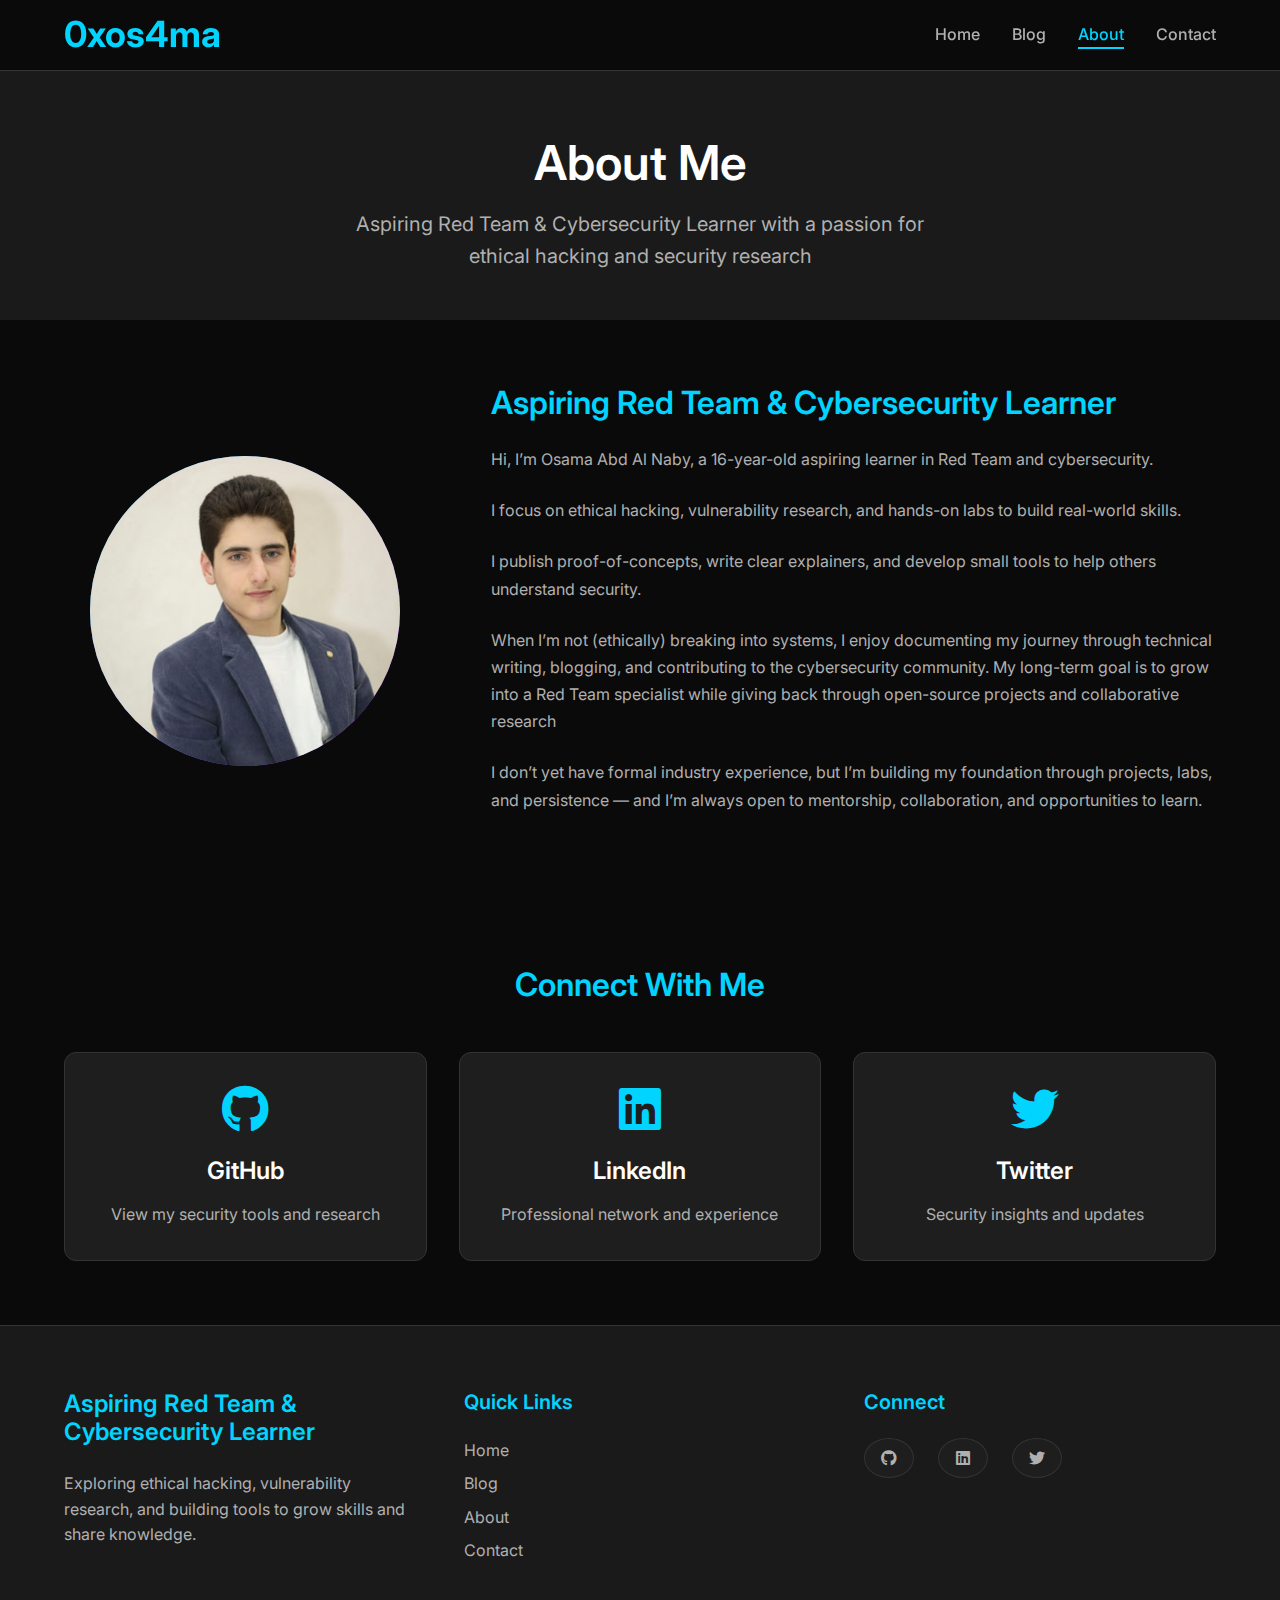
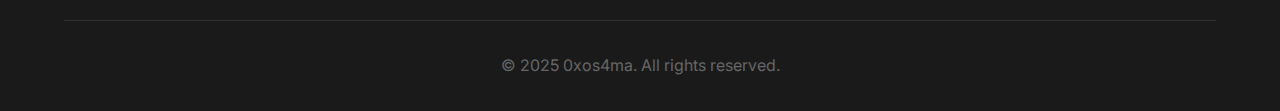
<file: about.html>
<!DOCTYPE html>
<html lang="en">
<head>
    <meta charset="UTF-8">
    <meta name="viewport" content="width=device-width, initial-scale=1.0">
    
    <title>About | Osama (0xos4ma) - Aspiring Red Team & Cybersecurity Learner</title>
    <meta name="description" content="I’m Osama (0xos4ma), an aspiring learner in Red Teaming and cybersecurity. Explore my journey in ethical hacking, vulnerability research, and hands-on labs.">
    
    <meta name="robots" content="index, follow">
    <link id="canonical-link" rel="canonical" href="https://0xos4ma.github.io/about.html">
    
    <!-- Open Graph / Facebook -->
    <meta property="og:type" content="profile">
    <meta property="og:title" content="About | Osama (0xos4ma) - Aspiring Red Team & Cybersecurity Learner">
    <meta property="og:description" content="Learn about Osama (0xos4ma)’s background in ethical hacking, Red Team operations, and cybersecurity research.">
    <meta property="og:url" content="https://0xos4ma.github.io/about.html">
    <meta property="og:image" content="https://0xos4ma.github.io/images/profile-image.png">
    
    <!-- Twitter -->
    <meta name="twitter:card" content="summary_large_image">
    <meta name="twitter:url" content="https://0xos4ma.github.io/about.html">
    <meta name="twitter:title" content="About | Osama (0xos4ma) - Aspiring Red Team & Cybersecurity Learner">
    <meta name="twitter:description" content="I’m Osama (0xos4ma), an aspiring learner in Red Teaming and cybersecurity. Explore my journey in ethical hacking, vulnerability research, and hands-on labs.">
    <meta name="twitter:image" content="https://0xos4ma.github.io/images/profile-image.png">
    <meta name="twitter:creator" content="@0xos4ma">
    
    <link rel="stylesheet" href="css/styles.css">
    <link rel="preconnect" href="https://fonts.googleapis.com">
    <link rel="preconnect" href="https://fonts.gstatic.com" crossorigin>
    <link href="https://fonts.googleapis.com/css2?family=JetBrains+Mono:wght@300;400;500;700&family=Inter:wght@300;400;500;600;700&display=swap" rel="stylesheet">
    <link rel="stylesheet" href="https://cdnjs.cloudflare.com/ajax/libs/font-awesome/6.4.0/css/all.min.css">
</head>
<body>
    <!-- Navigation -->
    <nav class="navbar">
        <div class="nav-container">
            <div class="nav-logo">
                <a href="index.html">0xos4ma</a>
            </div>
            <ul class="nav-menu">
                <li class="nav-item">
                    <a href="index.html" class="nav-link">Home</a>
                </li>
                <li class="nav-item">
                    <a href="blog.html" class="nav-link">Blog</a>
                </li>
                <li class="nav-item">
                    <a href="about.html" class="nav-link active">About</a>
                </li>
                <li class="nav-item">
                    <a href="contact.html" class="nav-link">Contact</a>
                </li>
            </ul>
            <div class="nav-toggle">
                <span class="bar"></span>
                <span class="bar"></span>
                <span class="bar"></span>
            </div>
        </div>
    </nav>

    <!-- About Header -->
    <section class="about-header">
        <div class="container">
            <h1 class="page-title">About Me</h1>
            <p class="page-subtitle">Aspiring Red Team & Cybersecurity Learner with a passion for ethical hacking and security research</p>
        </div>
    </section>

    <!-- About Content -->
    <section class="about-content">
        <div class="container">
            <div class="about-grid">
                <div class="about-image">
                    <div class="profile-image">
                         <img src="images/profile-image.png" alt="Osama Abd Al Naby">
                    </div>
                </div>
                <div class="about-text">
                    <h2>Aspiring Red Team & Cybersecurity Learner</h2>
                    <p>
                        Hi, I’m Osama Abd Al Naby, a 16-year-old aspiring learner in Red Team and cybersecurity.  
                    </p>
                    <p>
                        I focus on ethical hacking, vulnerability research, and hands-on labs to build real-world skills.
                    </p>
                    <p>
                        I publish proof-of-concepts, write clear explainers, and develop small tools to help others understand security.  
                    </p>
                    <p>
                        When I’m not (ethically) breaking into systems, I enjoy documenting my journey through technical writing, blogging, and contributing to the cybersecurity community.
                        My long-term goal is to grow into a Red Team specialist while giving back through open-source projects and collaborative research
                    </p>
                    <p>
                        I don’t yet have formal industry experience, but I’m building my foundation through projects, labs, and persistence — and I’m always open to mentorship, collaboration, and opportunities to learn.
                    </p>
                </div>
            </div>
        </div>
    </section>

    <!-- Skills & Certifications -->
    <!-- <section class="skills-certifications">
        <div class="container">
            <div class="skills-section">
                <h2>Technical Skills</h2>
                <div class="skills-list">
                    <div class="skill-item">
                        <i class="fas fa-terminal"></i>
                        <span>Penetration Testing</span>
                    </div>
                    <div class="skill-item">
                        <i class="fas fa-network-wired"></i>
                        <span>Network Security</span>
                    </div>
                    <div class="skill-item">
                        <i class="fas fa-code"></i>
                        <span>Exploit Development</span>
                    </div>
                    <div class="skill-item">
                        <i class="fas fa-bug"></i>
                        <span>Vulnerability Research</span>
                    </div>
                    <div class="skill-item">
                        <i class="fas fa-shield-virus"></i>
                        <span>Red Team Operations</span>
                    </div>
                    <div class="skill-item">
                        <i class="fas fa-lock"></i>
                        <span>Social Engineering</span>
                    </div>
                    <div class="skill-item">
                        <i class="fas fa-server"></i>
                        <span>Web Application Security</span>
                    </div>
                    <div class="skill-item">
                        <i class="fas fa-mobile-alt"></i>
                        <span>Mobile Security</span>
                    </div>
                </div>
            </div>
            
            <div class="certifications-section">
                <h2>Certifications & Credentials</h2>
                <div class="certifications-grid">
                    <div class="cert-item">
                        <i class="fas fa-certificate"></i>
                        <h3>OSCP</h3>
                        <p>Offensive Security Certified Professional</p>
                    </div>
                    <div class="cert-item">
                        <i class="fas fa-certificate"></i>
                        <h3>CEH</h3>
                        <p>Certified Ethical Hacker</p>
                    </div>
                    <div class="cert-item">
                        <i class="fas fa-certificate"></i>
                        <h3>CISSP</h3>
                        <p>Certified Information Systems Security Professional</p>
                    </div>
                    <div class="cert-item">
                        <i class="fas fa-certificate"></i>
                        <h3>GCIH</h3>
                        <p>GIAC Certified Incident Handler</p>
                    </div>
                </div>
            </div>
        </div>
    </section> -->

    <!-- Professional Links -->
    <section class="professional-links">
        <div class="container">
            <h2>Connect With Me</h2>
            <div class="links-grid">
                <a href="https://github.com/0xos4ma" class="link-card">
                    <i class="fab fa-github"></i>
                    <h3>GitHub</h3>
                    <p>View my security tools and research</p>
                </a>
                <a href="https://www.linkedin.com/in/0xos4ma/" class="link-card">
                    <i class="fab fa-linkedin"></i>
                    <h3>LinkedIn</h3>
                    <p>Professional network and experience</p>
                </a>
                <a href="https://x.com/0xos4ma" class="link-card">
                    <i class="fab fa-twitter"></i>
                    <h3>Twitter</h3>
                    <p>Security insights and updates</p>
                </a>
                <!-- <a href="mailto:osama.abdalnaby.2009@gmail.com" class="link-card">
                    <i class="fas fa-envelope"></i>
                    <h3>Email</h3>
                    <p>Direct contact for opportunities</p>
                </a> -->
            </div>
        </div>
    </section>

    <!-- Footer -->
    <footer class="footer">
        <div class="container">
            <div class="footer-content">
                <div class="footer-section">
                    <h3>Aspiring Red Team & Cybersecurity Learner</h3>
                    <p>Exploring ethical hacking, vulnerability research, and building tools to grow skills and share knowledge.</p>
                </div>
                <div class="footer-section">
                    <h4>Quick Links</h4>
                    <ul>
                        <li><a href="index.html">Home</a></li>
                        <li><a href="blog.html">Blog</a></li>
                        <li><a href="about.html">About</a></li>
                        <li><a href="contact.html">Contact</a></li>
                    </ul>
                </div>
                <div class="footer-section">
                    <h4>Connect</h4>
                    <div class="social-links">
                        <a href="https://github.com/0xos4ma" class="social-link"><i class="fab fa-github"></i></a>
                        <a href="https://www.linkedin.com/in/0xos4ma/" class="social-link"><i class="fab fa-linkedin"></i></a>
                        <a href="https://x.com/0xos4ma" class="social-link"><i class="fab fa-twitter"></i></a>
                    </div>
                </div>
            </div>
            <div class="footer-bottom">
                <p>&copy; 2025 0xos4ma. All rights reserved.</p>
            </div>
        </div>
    </footer>

    <script src="js/main.js"></script>
</body>
</html>
</file>
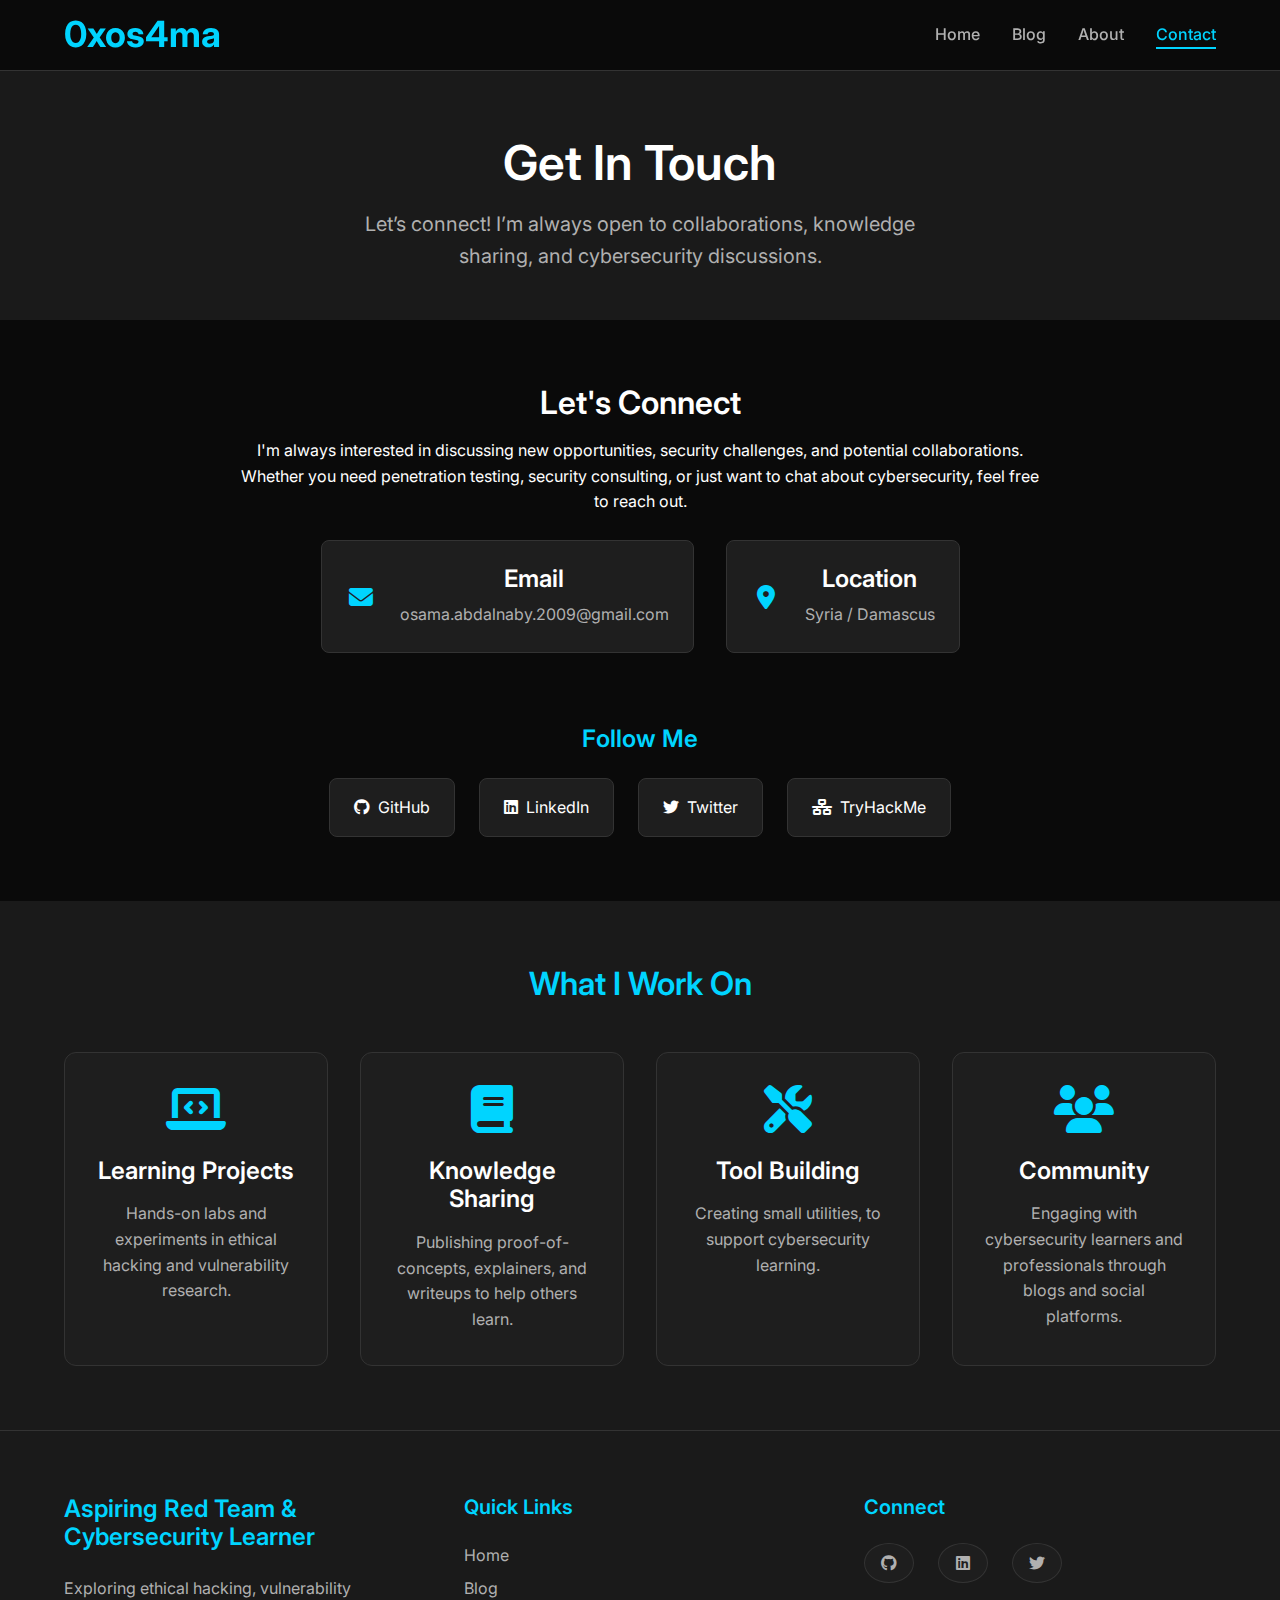
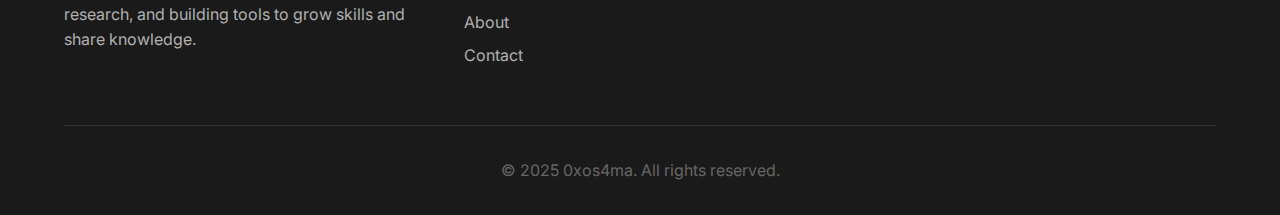
<file: contact.html>
<!DOCTYPE html>
<html lang="en">
<head>
    <meta charset="UTF-8">
<meta name="viewport" content="width=device-width, initial-scale=1.0">

<title>Contact | Osama (0xos4ma) - Aspiring Red Team & Cybersecurity Learner</title>
<meta name="description" content="Get in touch with Osama (0xos4ma), an aspiring Red Team and cybersecurity learner. Connect for projects, research, collaborations, and labs.">

<meta name="robots" content="index, follow">
<link id="canonical-link" rel="canonical" href="https://0xos4ma.github.io/contact.html">

<!-- Open Graph / Facebook -->
<meta property="og:type" content="website">
<meta property="og:title" content="Contact | Osama (0xos4ma) - Aspiring Red Team & Cybersecurity Learner">
<meta property="og:description" content="Reach out to Osama (0xos4ma) for cybersecurity discussions, projects, and Red Team learning collaborations.">
<meta property="og:url" content="https://0xos4ma.github.io/contact.html">
<meta property="og:image" content="https://0xos4ma.github.io/images/profile-image.png">

<!-- Twitter -->
<meta name="twitter:card" content="summary_large_image">
<meta name="twitter:url" content="https://0xos4ma.github.io/contact.html">
<meta name="twitter:title" content="Contact | Osama (0xos4ma) - Aspiring Red Team & Cybersecurity Learner">
<meta name="twitter:description" content="Connect with Osama (0xos4ma) to discuss Red Teaming, ethical hacking, and cybersecurity projects.">
<meta name="twitter:image" content="https://0xos4ma.github.io/images/profile-image.png">
<meta name="twitter:creator" content="@0xos4ma">

    <link rel="stylesheet" href="css/styles.css">
    <link rel="preconnect" href="https://fonts.googleapis.com">
    <link rel="preconnect" href="https://fonts.gstatic.com" crossorigin>
    <link href="https://fonts.googleapis.com/css2?family=JetBrains+Mono:wght@300;400;500;700&family=Inter:wght@300;400;500;600;700&display=swap" rel="stylesheet">
    <link rel="stylesheet" href="https://cdnjs.cloudflare.com/ajax/libs/font-awesome/6.4.0/css/all.min.css">
</head>
<body>
    <!-- Navigation -->
    <nav class="navbar">
        <div class="nav-container">
            <div class="nav-logo">
                <a href="index.html">0xos4ma</a>
            </div>
            <ul class="nav-menu">
                <li class="nav-item">
                    <a href="index.html" class="nav-link">Home</a>
                </li>
                <li class="nav-item">
                    <a href="blog.html" class="nav-link">Blog</a>
                </li>
                <li class="nav-item">
                    <a href="about.html" class="nav-link">About</a>
                </li>
                <li class="nav-item">
                    <a href="contact.html" class="nav-link active">Contact</a>
                </li>
            </ul>
            <div class="nav-toggle">
                <span class="bar"></span>
                <span class="bar"></span>
                <span class="bar"></span>
            </div>
        </div>
    </nav>

    <!-- Contact Header -->
    <section class="contact-header">
        <div class="container">
            <h1 class="page-title">Get In Touch</h1>
            <p class="page-subtitle">Let’s connect! I’m always open to collaborations, knowledge sharing, and cybersecurity discussions.</p>
        </div>
    </section>

    <!-- Contact Content -->
    <section class="contact-content">
        <div class="container">
            <div class="contact-info-centered">
                <h2>Let's Connect</h2>
                <p>
                    I'm always interested in discussing new opportunities, security challenges, 
                    and potential collaborations. Whether you need penetration testing, security 
                    consulting, or just want to chat about cybersecurity, feel free to reach out.
                </p>
                <br>
                <div class="contact-methods">
                    <div class="contact-method">
                        <i class="fas fa-envelope"></i>
                        <div>
                            <h3>Email</h3>
                            <p>osama.abdalnaby.2009@gmail.com</p>
                        </div>
                    </div>
                    <div class="contact-method">
                        <i class="fas fa-map-marker-alt"></i>
                        <div>
                            <h3>Location</h3>
                            <p>Syria / Damascus</p>
                        </div>
                    </div>
                </div>

                <div class="social-links">
                    <h3>Follow Me</h3>
                    <div class="social-icons">
                        <a href="https://github.com/0xos4ma" class="social-link">
                            <i class="fab fa-github"></i>
                            <span>GitHub</span>
                        </a>
                        <a href="https://www.linkedin.com/in/0xos4ma/" class="social-link">
                            <i class="fab fa-linkedin"></i>
                            <span>LinkedIn</span>
                        </a>
                        <a href="https://x.com/0xos4ma" class="social-link">
                            <i class="fab fa-twitter"></i>
                            <span>Twitter</span>
                        </a>
                        <a href="https://tryhackme.com/p/0xos4ma" target="_blank" class="social-link">
                            <i class="fas fa-network-wired"></i>
                            <span>TryHackMe</span>
                        </a>
                        <!-- <a href="https://www.hackthebox.eu/home/users/profile/yourusername" target="_blank" class="social-link">
                            <i class="fas fa-terminal"></i>
                            <span>Hack The Box</span>
                        </a> -->
                    </div>
                </div>
            </div>
        </div>
    </section>

    <!-- Services Section -->
    <!-- <section class="services-preview">
        <div class="container">
            <h2>Services I Offer</h2>
            <div class="services-grid">
                <div class="service-card">
                    <i class="fas fa-search"></i>
                    <h3>Penetration Testing</h3>
                    <p>Comprehensive security assessments to identify vulnerabilities in your systems</p>
                </div>
                <div class="service-card">
                    <i class="fas fa-users"></i>
                    <h3>Red Team Operations</h3>
                    <p>Simulated attack scenarios to test your organization's security posture</p>
                </div>
                <div class="service-card">
                    <i class="fas fa-graduation-cap"></i>
                    <h3>Security Training</h3>
                    <p>Customized training programs for your security team and employees</p>
                </div>
                <div class="service-card">
                    <i class="fas fa-shield-alt"></i>
                    <h3>Security Consulting</h3>
                    <p>Strategic security guidance and implementation of best practices</p>
                </div>
            </div>
        </div>
    </section> -->

    <section class="services-preview">
        <div class="container">
            <h2>What I Work On</h2>
            <div class="services-grid">
                <div class="service-card">
                    <i class="fas fa-laptop-code"></i>
                    <h3>Learning Projects</h3>
                    <p>Hands-on labs and experiments in ethical hacking and vulnerability research.</p>
                </div>
                <div class="service-card">
                    <i class="fas fa-book"></i>
                    <h3>Knowledge Sharing</h3>
                    <p>Publishing proof-of-concepts, explainers, and writeups to help others learn.</p>
                </div>
                <div class="service-card">
                    <i class="fas fa-tools"></i>
                    <h3>Tool Building</h3>
                    <p>Creating small utilities, to support cybersecurity learning.</p>
                </div>
                <div class="service-card">
                    <i class="fas fa-users"></i>
                    <h3>Community</h3>
                    <p>Engaging with cybersecurity learners and professionals through blogs and social platforms.</p>
                </div>
            </div>
        </div>
    </section>
    

    <!-- Footer -->
    <footer class="footer">
        <div class="container">
            <div class="footer-content">
                <div class="footer-section">
                    <h3>Aspiring Red Team & Cybersecurity Learner</h3>
                    <p>Exploring ethical hacking, vulnerability research, and building tools to grow skills and share knowledge.</p>
                </div>
                <div class="footer-section">
                    <h4>Quick Links</h4>
                    <ul>
                        <li><a href="index.html">Home</a></li>
                        <li><a href="blog.html">Blog</a></li>
                        <li><a href="about.html">About</a></li>
                        <li><a href="contact.html">Contact</a></li>
                    </ul>
                </div>
                <div class="footer-section">
                    <h4>Connect</h4>
                    <div class="social-links">
                        <a href="https://github.com/0xos4ma" class="social-link"><i class="fab fa-github"></i></a>
                        <a href="https://www.linkedin.com/in/0xos4ma/" class="social-link"><i class="fab fa-linkedin"></i></a>
                        <a href="https://x.com/0xos4ma" class="social-link"><i class="fab fa-twitter"></i></a>
                    </div>
                </div>
            </div>
            <div class="footer-bottom">
                <p>&copy; 2025 0xos4ma. All rights reserved.</p>
            </div>
        </div>
    </footer>

    <script src="js/main.js"></script>
</body>
</html>
</file>
<file: css/styles.css>
/* Reset and Base Styles */
* {
    margin: 0;
    padding: 0;
    box-sizing: border-box;
}

:root {
    /* Dark Cyberpunk Color Palette */
    --primary-bg: #0a0a0a;
    --secondary-bg: #1a1a1a;
    --tertiary-bg: #2a2a2a;
    --card-bg: #1e1e1e;
    --border-color: #333;
    
    /* Neon Accent Colors */
    --neon-blue: #00d4ff;
    --neon-green: #39ff14;
    --neon-red: #ff073a;
    --neon-purple: #bf00ff;
    --neon-yellow: #ffff00;
    
    /* Text Colors */
    --text-primary: #ffffff;
    --text-secondary: #b0b0b0;
    --text-muted: #666;
    
    /* Typography */
    --font-primary: 'Inter', sans-serif;
    --font-mono: 'JetBrains Mono', monospace;
    
    /* Spacing */
    --spacing-xs: 0.5rem;
    --spacing-sm: 1rem;
    --spacing-md: 1.5rem;
    --spacing-lg: 2rem;
    --spacing-xl: 3rem;
    --spacing-xxl: 4rem;
    
    /* Border Radius */
    --radius-sm: 4px;
    --radius-md: 8px;
    --radius-lg: 12px;
    --radius-xl: 16px;
    
    /* Shadows */
    --shadow-sm: 0 2px 4px rgba(0, 0, 0, 0.3);
    --shadow-md: 0 4px 8px rgba(0, 0, 0, 0.4);
    --shadow-lg: 0 8px 16px rgba(0, 0, 0, 0.5);
    --shadow-neon: 0 0 20px rgba(0, 212, 255, 0.3);
}

html {
    scroll-behavior: smooth;
}

body {
    font-family: var(--font-primary);
    background-color: var(--primary-bg);
    color: var(--text-primary);
    line-height: 1.6;
    overflow-x: hidden;
}

/* Container */
.container {
    max-width: 1200px;
    margin: 0 auto;
    padding: 0 var(--spacing-md);
}

/* Typography */
h1, h2, h3, h4, h5, h6 {
    font-weight: 600;
    line-height: 1.2;
    margin-bottom: var(--spacing-sm);
}

h1 { font-size: 2.5rem; }
h2 { font-size: 2rem; }
h3 { font-size: 1.5rem; }
h4 { font-size: 1.25rem; }

.text-gradient {
    background: linear-gradient(135deg, var(--neon-blue), var(--neon-purple));
    -webkit-background-clip: text;
    -webkit-text-fill-color: transparent;
    background-clip: text;
}

/* Buttons */
.btn {
    display: inline-flex;
    align-items: center;
    gap: var(--spacing-xs);
    padding: var(--spacing-sm) var(--spacing-md);
    border: none;
    border-radius: var(--radius-md);
    font-family: var(--font-primary);
    font-weight: 500;
    text-decoration: none;
    cursor: pointer;
    transition: all 0.3s ease;
    position: relative;
    overflow: hidden;
}

.btn-primary {
    background: linear-gradient(135deg, var(--neon-blue), var(--neon-purple));
    color: var(--text-primary);
    box-shadow: var(--shadow-neon);
}

.btn-primary:hover {
    transform: translateY(-2px);
    box-shadow: 0 0 30px rgba(0, 212, 255, 0.5);
}

.btn-secondary {
    background: transparent;
    color: var(--neon-blue);
    border: 2px solid var(--neon-blue);
}

.btn-secondary:hover {
    background: var(--neon-blue);
    color: var(--primary-bg);
    box-shadow: var(--shadow-neon);
}

.btn-outline {
    background: transparent;
    color: var(--text-primary);
    border: 2px solid var(--border-color);
}

.btn-outline:hover {
    border-color: var(--neon-blue);
    color: var(--neon-blue);
    box-shadow: var(--shadow-neon);
}

/* Navigation */
.navbar {
    position: fixed;
    top: 0;
    width: 100%;
    background: rgba(10, 10, 10, 0.95);
    backdrop-filter: blur(10px);
    border-bottom: 1px solid var(--border-color);
    z-index: 1000;
    transition: all 0.3s ease;
}

.nav-container {
    max-width: 1200px;
    margin: 0 auto;
    padding: 0 var(--spacing-md);
    display: flex;
    justify-content: space-between;
    align-items: center;
    height: 70px;
}

.nav-logo a {
    font-size: 2.25rem;
    font-weight: 700;
    text-decoration: none;
    transition: color 0.3s ease;
    color: var(--neon-blue);
}

.nav-menu {
    display: flex;
    list-style: none;
    gap: var(--spacing-lg);
}

.nav-link {
    color: var(--text-secondary);
    text-decoration: none;
    font-weight: 500;
    transition: color 0.3s ease;
    position: relative;
}

.nav-link:hover,
.nav-link.active {
    color: var(--neon-blue);
}

.nav-link::after {
    content: '';
    position: absolute;
    bottom: -5px;
    left: 0;
    width: 0;
    height: 2px;
    background: var(--neon-blue);
    transition: width 0.3s ease;
}

.nav-link:hover::after,
.nav-link.active::after {
    width: 100%;
}

.nav-toggle {
    display: none;
    flex-direction: column;
    cursor: pointer;
}

.bar {
    width: 25px;
    height: 3px;
    background: var(--neon-blue);
    margin: 3px 0;
    transition: 0.3s;
}

/* Hero Section */
.hero {
    min-height: 100vh;
    display: flex;
    align-items: center;
    background: linear-gradient(135deg, var(--primary-bg) 0%, var(--secondary-bg) 100%);
    position: relative;
    overflow: hidden;
}

.hero::before {
    content: '';
    position: absolute;
    top: 0;
    left: 0;
    right: 0;
    bottom: 0;
    background: radial-gradient(circle at 20% 80%, rgba(0, 212, 255, 0.1) 0%, transparent 50%),
                radial-gradient(circle at 80% 20%, rgba(191, 0, 255, 0.1) 0%, transparent 50%);
    pointer-events: none;
}

.hero-container {
    max-width: 1200px;
    margin: 0 auto;
    padding: 0 var(--spacing-md);
    display: grid;
    grid-template-columns: 1fr 1fr;
    gap: var(--spacing-xxl);
    align-items: center;
    position: relative;
    z-index: 1;
}

.hero-content {
    animation: slideInLeft 1s ease-out;
}

.hero-title {
    font-size: 3.5rem;
    margin-bottom: var(--spacing-md);
    line-height: 1.1;
    padding-top: 110px;
    overflow-wrap: anywhere;
    word-break: break-word;
    hyphens: auto;
}

.hero-description {
    font-size: 1.25rem;
    color: var(--text-secondary);
    margin-bottom: var(--spacing-xl);
    max-width: 500px;
}

.hero-buttons {
    display: flex;
    gap: var(--spacing-md);
    flex-wrap: wrap;
}

.hero-visual {
    animation: slideInRight 1s ease-out;
}

/* Terminal Window */
.terminal-window {
    background: var(--card-bg);
    border-radius: var(--radius-lg);
    box-shadow: var(--shadow-lg);
    overflow: hidden;
    border: 1px solid var(--border-color);
}

.terminal-header {
    background: var(--tertiary-bg);
    padding: var(--spacing-sm);
    display: flex;
    align-items: center;
    gap: var(--spacing-sm);
    border-bottom: 1px solid var(--border-color);
}

.terminal-buttons {
    display: flex;
    gap: var(--spacing-xs);
}

.terminal-buttons span {
    width: 12px;
    height: 12px;
    border-radius: 50%;
}

.btn-close { background: #ff5f57; }
.btn-minimize { background: #ffbd2e; }
.btn-maximize { background: #28ca42; }

.terminal-title {
    font-family: var(--font-mono);
    font-size: 0.875rem;
    color: var(--text-secondary);
}

.terminal-body {
    padding: var(--spacing-md);
    font-family: var(--font-mono);
    font-size: 0.875rem;
    line-height: 1.5;
}

.terminal-line {
    margin-bottom: var(--spacing-xs);
}

.prompt {
    color: var(--neon-green);
}

.command {
    color: var(--neon-blue);
}

.output {
    color: var(--text-secondary);
}

.typing {
    animation: blink 1s infinite;
}

/* Section Styles */
.section-title {
    text-align: center;
    margin-bottom: var(--spacing-xl);
    font-size: 2.5rem;
}

.page-title {
    text-align: center;
    margin-bottom: var(--spacing-sm);
    font-size: 3rem;
}

.page-subtitle {
    text-align: center;
    color: var(--text-secondary);
    font-size: 1.25rem;
    max-width: 600px;
    margin: 0 auto;
}

/* Featured Posts */
.featured-posts {
    padding: var(--spacing-xxl) 0;
    background: var(--secondary-bg);
}

/* Latest Post Cover */
.latest-post {
    padding: var(--spacing-xxl) 0 var(--spacing-xl);
    background: var(--primary-bg);
}

.latest-post-card {
    background: var(--card-bg);
    border-radius: var(--radius-xl);
    overflow: hidden;
    border: 1px solid var(--border-color);
    transition: all 0.3s ease;
    display: flex;
    min-height: 300px;
}

.latest-post-card:hover {
    transform: translateY(-5px);
    box-shadow: var(--shadow-lg);
    border-color: var(--neon-blue);
}

.latest-post-image {
    flex: 0 0 40%;
    min-height: 300px;
    position: relative;
    overflow: hidden;
    background: var(--tertiary-bg);
}

.latest-post-image img {
    width: 100%;
    height: 100%;
    object-fit: cover;
    display: block;
}

.latest-post-content {
    flex: 1;
    padding: var(--spacing-xl);
    display: flex;
    flex-direction: column;
    justify-content: center;
}

.latest-post-meta {
    display: flex;
    justify-content: space-between;
    align-items: center;
    margin-bottom: var(--spacing-sm);
    font-size: 0.875rem;
    color: var(--text-muted);
    flex-wrap: wrap;
    gap: var(--spacing-xs);
}

.latest-post-categories {
    display: flex;
    gap: var(--spacing-xs);
    flex-wrap: wrap;
}

.latest-post-category {
    background: var(--tertiary-bg);
    color: var(--neon-blue);
    padding: 2px var(--spacing-xs);
    border-radius: var(--radius-sm);
    font-size: 0.75rem;
    font-weight: 500;
}

.latest-post-title {
    font-size: 2rem;
    margin-bottom: var(--spacing-sm);
    color: var(--text-primary);
    line-height: 1.2;
}

.latest-post-excerpt {
    color: var(--text-secondary);
    line-height: 1.6;
    margin-bottom: var(--spacing-md);
}

.latest-post-link {
    color: var(--neon-blue);
    text-decoration: none;
    font-weight: 500;
    display: inline-flex;
    align-items: center;
    gap: var(--spacing-xs);
    transition: color 0.3s ease;
}

.latest-post-link:hover {
    color: var(--neon-purple);
}

/* Responsive adjustments for latest post */
@media (max-width: 768px) {
    .latest-post-card {
        flex-direction: column;
        min-height: auto;
    }
    
    .latest-post-image {
        flex: none;
        height: 200px;
    }
    
    .latest-post-content {
        padding: var(--spacing-lg);
    }
    
    .latest-post-title {
        font-size: 1.5rem;
    }
}

@media (max-width: 480px) {
    .latest-post-content {
        padding: var(--spacing-md);
    }
    
    .latest-post-title {
        font-size: 1.25rem;
    }
    
    .latest-post-meta {
        flex-direction: column;
        align-items: flex-start;
        gap: var(--spacing-xs);
    }
}

.posts-grid {
    display: grid;
    grid-template-columns: repeat(auto-fit, minmax(400px, 1fr));
    gap: var(--spacing-lg);
    margin-bottom: var(--spacing-xl);
}

.post-card {
    background: var(--card-bg);
    border-radius: var(--radius-lg);
    overflow: hidden;
    border: 1px solid var(--border-color);
    transition: all 0.3s ease;
    cursor: pointer;
    display: flex;
    min-height: 200px;
}

.post-card:hover {
    transform: translateY(-5px);
    box-shadow: var(--shadow-lg);
    border-color: var(--neon-blue);
}

.post-image {
    flex: 0 0 40%;
    min-height: 200px;
    overflow: hidden;
    background-color: var(--tertiary-bg);
    display: flex;
    align-items: center;
    justify-content: center;
}

.post-image img {
    width: 100%;
    height: 100%;
    object-fit: cover;
    object-position: center;
    display: block;
}

/* Fallback for posts without images */
.post-image:not(:has(img)) {
    background: linear-gradient(135deg, var(--neon-blue), var(--neon-purple));
    color: var(--card-bg);
    font-size: 2rem;
}

.post-content {
    flex: 1;
    padding: var(--spacing-md);
    display: flex;
    flex-direction: column;
    justify-content: center;
}

.post-meta {
    display: flex;
    justify-content: space-between;
    align-items: center;
    margin-bottom: var(--spacing-sm);
    font-size: 0.875rem;
    color: var(--text-muted);
    flex-wrap: wrap;
    gap: var(--spacing-xs);
}

.post-categories {
    display: flex;
    gap: var(--spacing-xs);
    flex-wrap: wrap;
}

.category-tag {
    background: var(--tertiary-bg);
    color: var(--neon-blue);
    padding: 2px var(--spacing-xs);
    border-radius: var(--radius-sm);
    font-size: 0.75rem;
    font-weight: 500;
}

.post-title {
    font-size: 1.25rem;
    margin-bottom: var(--spacing-sm);
    color: var(--text-primary);
    line-height: 1.3;
}

.post-excerpt {
    color: var(--text-secondary);
    line-height: 1.6;
}


.section-footer {
    text-align: center;
}

/* Skills Section */
.skills {
    padding: var(--spacing-xxl) 0;
}

.skills-grid {
    display: grid;
    grid-template-columns: repeat(auto-fit, minmax(250px, 1fr));
    gap: var(--spacing-lg);
}

.skill-card {
    background: var(--card-bg);
    padding: var(--spacing-lg);
    border-radius: var(--radius-lg);
    text-align: center;
    border: 1px solid var(--border-color);
    transition: all 0.3s ease;
}

.skill-card:hover {
    transform: translateY(-5px);
    border-color: var(--neon-blue);
    box-shadow: var(--shadow-neon);
}

.skill-icon {
    font-size: 3rem;
    color: var(--neon-blue);
    margin-bottom: var(--spacing-md);
}

.skill-card h3 {
    margin-bottom: var(--spacing-sm);
    color: var(--text-primary);
}

.skill-card p {
    color: var(--text-secondary);
}

/* Blog Page Styles */
.blog-header {
    padding: calc(70px + var(--spacing-xxl)) 0 var(--spacing-xl);
    background: var(--secondary-bg);
}


.blog-filters {
    padding: var(--spacing-xl) 0;
    background: var(--primary-bg);
    border-bottom: 1px solid var(--border-color);
}

.filters-container {
    display: flex;
    flex-direction: column;
    gap: var(--spacing-lg);
}

.search-container {
    display: flex;
    justify-content: center;
}

.search-box {
    position: relative;
    max-width: 500px;
    width: 100%;
}

.search-box i {
    position: absolute;
    left: var(--spacing-md);
    top: 50%;
    transform: translateY(-50%);
    color: var(--text-muted);
}

.search-box input {
    width: 100%;
    padding: var(--spacing-md) var(--spacing-md) var(--spacing-md) 3rem;
    background: var(--card-bg);
    border: 2px solid var(--border-color);
    border-radius: var(--radius-lg);
    color: var(--text-primary);
    font-size: 1rem;
    transition: border-color 0.3s ease;
}

.search-box input:focus {
    outline: none;
    border-color: var(--neon-blue);
    box-shadow: var(--shadow-neon);
}

.category-filters h3 {
    text-align: center;
    margin-bottom: var(--spacing-md);
    color: var(--text-primary);
}

.filter-buttons {
    display: flex;
    justify-content: center;
    gap: var(--spacing-sm);
    flex-wrap: wrap;
}

.filter-btn {
    background: var(--card-bg);
    color: var(--text-secondary);
    border: 2px solid var(--border-color);
    padding: var(--spacing-sm) var(--spacing-md);
    border-radius: var(--radius-md);
    cursor: pointer;
    transition: all 0.3s ease;
    font-weight: 500;
}

.filter-btn:hover,
.filter-btn.active {
    background: var(--neon-blue);
    color: var(--primary-bg);
    border-color: var(--neon-blue);
    box-shadow: var(--shadow-neon);
}

.blog-posts {
    padding: var(--spacing-xl) 0;
}

/* Blog page: list posts in a single column with no grid gap */
.blog-posts .posts-grid {
    grid-template-columns: 1fr;
    gap: var(--spacing-lg);
}

/* Home: More Insights grid spacing */
.featured-posts .posts-grid {
    gap: var(--spacing-lg);
}

/* Home: Latest Posts grid same as blog page list */
.latest-post .posts-grid {
    grid-template-columns: 1fr;
    gap: var(--spacing-lg);
}

/* Post Page Cover */
.post-cover {
    width: 100%;
    height: 320px;
    border-radius: var(--radius-lg);
    overflow: hidden;
    border: 1px solid var(--border-color);
    background: var(--tertiary-bg);
    margin-bottom: var(--spacing-xl);
}

.post-cover img {
    width: 100%;
    height: 100%;
    object-fit: cover;
    display: block;
}

.no-posts {
    text-align: center;
    padding: var(--spacing-xxl);
    color: var(--text-muted);
}

.no-posts i {
    font-size: 4rem;
    margin-bottom: var(--spacing-md);
    color: var(--text-muted);
}

/* About Page Styles */
.about-header {
    padding: calc(70px + var(--spacing-xxl)) 0 var(--spacing-xl);
    background: var(--secondary-bg);
}

.about-content {
    padding: var(--spacing-xxl) 0;
}

.about-grid {
    display: grid;
    grid-template-columns: 1fr 2fr;
    gap: var(--spacing-xxl);
    align-items: center;
}

.profile-image img {
    width: 310px;
    height: 310px;
    background: linear-gradient(135deg, var(--neon-blue), var(--neon-purple));
    border-radius: 50%;
    display: flex;
    align-items: center;
    object-fit: cover;
    justify-content: center;
    font-size: 8rem;
    color: var(--primary-bg);
    margin: 0 auto;
}

.about-text h2 {
    margin-bottom: var(--spacing-md);
    color: var(--neon-blue);
}

.about-text p {
    margin-bottom: var(--spacing-md);
    color: var(--text-secondary);
    line-height: 1.7;
}

.skills-certifications {
    padding: var(--spacing-xxl) 0;
    background: var(--secondary-bg);
}

.skills-section,
.certifications-section {
    margin-bottom: var(--spacing-xxl);
}

.skills-section h2,
.certifications-section h2 {
    text-align: center;
    margin-bottom: var(--spacing-xl);
    color: var(--neon-blue);
}

.skills-list {
    display: grid;
    grid-template-columns: repeat(auto-fit, minmax(200px, 1fr));
    gap: var(--spacing-md);
}

.skill-item {
    display: flex;
    align-items: center;
    gap: var(--spacing-sm);
    padding: var(--spacing-md);
    background: var(--card-bg);
    border-radius: var(--radius-md);
    border: 1px solid var(--border-color);
    transition: all 0.3s ease;
}

.skill-item:hover {
    border-color: var(--neon-blue);
    transform: translateX(5px);
}

.skill-item i {
    color: var(--neon-blue);
    font-size: 1.25rem;
}

.certifications-grid {
    display: grid;
    grid-template-columns: repeat(auto-fit, minmax(250px, 1fr));
    gap: var(--spacing-lg);
}

.cert-item {
    background: var(--card-bg);
    padding: var(--spacing-lg);
    border-radius: var(--radius-lg);
    text-align: center;
    border: 1px solid var(--border-color);
    transition: all 0.3s ease;
}

.cert-item:hover {
    transform: translateY(-5px);
    border-color: var(--neon-blue);
    box-shadow: var(--shadow-neon);
}

.cert-item i {
    font-size: 2rem;
    color: var(--neon-green);
    margin-bottom: var(--spacing-sm);
}

.cert-item h3 {
    color: var(--neon-blue);
    margin-bottom: var(--spacing-xs);
}

.cert-item p {
    color: var(--text-secondary);
    font-size: 0.875rem;
}

.professional-links {
    padding: var(--spacing-xxl) 0;
}

.professional-links h2 {
    text-align: center;
    margin-bottom: var(--spacing-xl);
    color: var(--neon-blue);
}

.links-grid {
    display: grid;
    grid-template-columns: repeat(auto-fit, minmax(250px, 1fr));
    gap: var(--spacing-lg);
}

.link-card {
    background: var(--card-bg);
    padding: var(--spacing-lg);
    border-radius: var(--radius-lg);
    text-align: center;
    text-decoration: none;
    color: var(--text-primary);
    border: 1px solid var(--border-color);
    transition: all 0.3s ease;
}

.link-card:hover {
    transform: translateY(-5px);
    border-color: var(--neon-blue);
    box-shadow: var(--shadow-neon);
}

.link-card i {
    font-size: 3rem;
    color: var(--neon-blue);
    margin-bottom: var(--spacing-md);
}

.link-card h3 {
    margin-bottom: var(--spacing-sm);
    color: var(--text-primary);
}

.link-card p {
    color: var(--text-secondary);
}

/* Contact Page Styles */
.contact-header {
    padding: calc(70px + var(--spacing-xxl)) 0 var(--spacing-xl);
    background: var(--secondary-bg);
}

.contact-content {
    padding: var(--spacing-xxl) 0;
}

.contact-info-centered {
    max-width: 800px;
    margin: 0 auto;
    text-align: center;
}

.contact-info h2 {
    margin-bottom: var(--spacing-md);
    color: var(--neon-blue);
}

.contact-info p {
    margin-bottom: var(--spacing-lg);
    color: var(--text-secondary);
    line-height: 1.7;
}

.contact-methods {
    margin-bottom: var(--spacing-xl);
    display: flex;
    justify-content: center;
    gap: var(--spacing-lg);
    flex-wrap: wrap;
}

.contact-method {
    display: flex;
    align-items: center;
    gap: var(--spacing-md);
    margin-bottom: var(--spacing-md);
    padding: var(--spacing-md);
    background: var(--card-bg);
    border-radius: var(--radius-md);
    border: 1px solid var(--border-color);
}

.contact-method i {
    font-size: 1.5rem;
    color: var(--neon-blue);
    width: 30px;
}

.contact-method h3 {
    margin-bottom: var(--spacing-xs);
    color: var(--text-primary);
}

.contact-method p {
    color: var(--text-secondary);
    margin: 0;
}

.social-links h3 {
    margin-bottom: var(--spacing-md);
    color: var(--neon-blue);
}

.social-icons {
    display: flex;
    justify-content: center;
    gap: var(--spacing-md);
    flex-wrap: wrap;
}

.social-link {
    display: flex;
    align-items: center;
    gap: var(--spacing-xs);
    padding: var(--spacing-sm) var(--spacing-md);
    background: var(--card-bg);
    border: 1px solid var(--border-color);
    border-radius: var(--radius-md);
    text-decoration: none;
    color: var(--text-primary);
    transition: all 0.3s ease;
}

.social-link:hover {
    border-color: var(--neon-blue);
    color: var(--neon-blue);
    box-shadow: var(--shadow-neon);
}

/* Contact Form */
.contact-form-container {
    background: var(--card-bg);
    padding: var(--spacing-xl);
    border-radius: var(--radius-lg);
    border: 1px solid var(--border-color);
}

.contact-form h3 {
    margin-bottom: var(--spacing-lg);
    color: var(--neon-blue);
    text-align: center;
}

.form-group {
    margin-bottom: var(--spacing-md);
}

.form-group label {
    display: block;
    margin-bottom: var(--spacing-xs);
    color: var(--text-primary);
    font-weight: 500;
}

.form-group input,
.form-group select,
.form-group textarea {
    width: 100%;
    padding: var(--spacing-md);
    background: var(--secondary-bg);
    border: 2px solid var(--border-color);
    border-radius: var(--radius-md);
    color: var(--text-primary);
    font-family: var(--font-primary);
    font-size: 1rem;
    transition: border-color 0.3s ease;
}

.form-group input:focus,
.form-group select:focus,
.form-group textarea:focus {
    outline: none;
    border-color: var(--neon-blue);
    box-shadow: var(--shadow-neon);
}

.form-group textarea {
    resize: vertical;
    min-height: 120px;
}

.services-preview {
    padding: var(--spacing-xxl) 0;
    background: var(--secondary-bg);
}

.services-preview h2 {
    text-align: center;
    margin-bottom: var(--spacing-xl);
    color: var(--neon-blue);
}

.services-grid {
    display: grid;
    grid-template-columns: repeat(auto-fit, minmax(250px, 1fr));
    gap: var(--spacing-lg);
}

.service-card {
    background: var(--card-bg);
    padding: var(--spacing-lg);
    border-radius: var(--radius-lg);
    text-align: center;
    border: 1px solid var(--border-color);
    transition: all 0.3s ease;
}

.service-card:hover {
    transform: translateY(-5px);
    border-color: var(--neon-blue);
    box-shadow: var(--shadow-neon);
}

.service-card i {
    font-size: 3rem;
    color: var(--neon-blue);
    margin-bottom: var(--spacing-md);
}

.service-card h3 {
    margin-bottom: var(--spacing-sm);
    color: var(--text-primary);
}

.service-card p {
    color: var(--text-secondary);
}

/* Footer */
.footer {
    background: var(--secondary-bg);
    border-top: 1px solid var(--border-color);
    padding: var(--spacing-xxl) 0 var(--spacing-lg);
}

.footer-content {
    display: grid;
    grid-template-columns: repeat(auto-fit, minmax(250px, 1fr));
    gap: var(--spacing-xl);
    margin-bottom: var(--spacing-xl);
}

.footer-section h3,
.footer-section h4 {
    margin-bottom: var(--spacing-md);
    color: var(--neon-blue);
}

.footer-section p {
    color: var(--text-secondary);
    line-height: 1.6;
}

.footer-section ul {
    list-style: none;
}

.footer-section ul li {
    margin-bottom: var(--spacing-xs);
}

.footer-section ul li a {
    color: var(--text-secondary);
    text-decoration: none;
    transition: color 0.3s ease;
}

.footer-section ul li a:hover {
    color: var(--neon-blue);
}

.footer .social-links {
    display: flex;
    gap: var(--spacing-md);
}

.footer .social-link {
    display: flex;
    align-items: center;
    justify-content: center;
    width: 40px;
    height: 40px;
    background: var(--card-bg);
    border: 1px solid var(--border-color);
    border-radius: 50%;
    color: var(--text-secondary);
    text-decoration: none;
    transition: all 0.3s ease;
}

.footer .social-link:hover {
    background: var(--neon-blue);
    color: var(--primary-bg);
    border-color: var(--neon-blue);
    box-shadow: var(--shadow-neon);
}

.footer-bottom {
    text-align: center;
    padding-top: var(--spacing-lg);
    border-top: 1px solid var(--border-color);
    color: var(--text-muted);
}

/* Animations */
@keyframes slideInLeft {
    from {
        opacity: 0;
        transform: translateX(-50px);
    }
    to {
        opacity: 1;
        transform: translateX(0);
    }
}

@keyframes slideInRight {
    from {
        opacity: 0;
        transform: translateX(50px);
    }
    to {
        opacity: 1;
        transform: translateX(0);
    }
}

@keyframes blink {
    0%, 50% { opacity: 1; }
    51%, 100% { opacity: 0; }
}

@keyframes fadeIn {
    from { opacity: 0; }
    to { opacity: 1; }
}

/* Responsive Design */

/* Large tablets and small desktops */
@media (max-width: 1024px) {
    .posts-grid {
        grid-template-columns: repeat(auto-fit, minmax(350px, 1fr));
    }
    
    .latest-post-image {
        flex: 0 0 35%;
    }
    
    .post-image {
        flex: 0 0 30%;
    }
}

/* Tablets */
@media (max-width: 768px) {
    .nav-menu {
        position: fixed;
        left: -100%;
        top: 70px;
        flex-direction: column;
        background-color: var(--secondary-bg);
        width: 100%;
        text-align: center;
        transition: 0.3s;
        box-shadow: var(--shadow-lg);
        padding: var(--spacing-lg) 0;
    }

    .nav-menu.active {
        left: 0;
    }

    .nav-toggle {
        display: flex;
    }

    .nav-toggle.active .bar:nth-child(2) {
        opacity: 0;
    }

    .nav-toggle.active .bar:nth-child(1) {
        transform: translateY(8px) rotate(45deg);
    }

    .nav-toggle.active .bar:nth-child(3) {
        transform: translateY(-8px) rotate(-45deg);
    }

    .hero-container {
        grid-template-columns: 1fr;
        text-align: center;
        gap: var(--spacing-xl);
    }

    .hero-title {
        font-size: 2.5rem;
    }

    .hero-buttons {
        justify-content: center;
    }

    .about-grid {
        grid-template-columns: 1fr;
        text-align: center;
    }

    .contact-grid {
        grid-template-columns: 1fr;
    }

    .filter-buttons {
        justify-content: flex-start;
        overflow-x: auto;
        padding-bottom: var(--spacing-sm);
    }

    .filter-btn {
        white-space: nowrap;
        flex-shrink: 0;
    }

    /* Blog post cards responsive */
    .posts-grid {
        grid-template-columns: 1fr;
    }
    
    .post-card {
        flex-direction: column;
        min-height: auto;
    }
    
    .post-image {
        flex: none;
        height: 200px;
    }
    
    .post-meta {
        flex-direction: column;
        align-items: flex-start;
        gap: var(--spacing-xs);
    }
    
    /* Latest post responsive */
    .latest-post-card {
        flex-direction: column;
        min-height: auto;
    }
    
    .latest-post-image {
        flex: none;
        height: 220px;
    }
    
    .latest-post-content {
        padding: var(--spacing-lg);
    }
    
    .latest-post-title {
        font-size: 1.5rem;
    }
    
    .latest-post-meta {
        flex-direction: column;
        align-items: flex-start;
        gap: var(--spacing-xs);
    }

    .skills-grid {
        grid-template-columns: repeat(auto-fit, minmax(200px, 1fr));
    }

    .certifications-grid {
        grid-template-columns: 1fr;
    }

    .links-grid {
        grid-template-columns: 1fr;
    }

    .services-grid {
        grid-template-columns: 1fr;
    }

    .footer-content {
        grid-template-columns: 1fr;
        text-align: center;
    }

    .social-icons {
        justify-content: center;
    }
}

@media (max-width: 480px) {
    .container {
        padding: 0 var(--spacing-sm);
    }

    .hero-title {
        font-size: 2rem;
    }

    .page-title {
        font-size: 2rem;
    }

    .section-title {
        font-size: 2rem;
    }

    .hero-buttons {
        flex-direction: column;
        align-items: center;
    }

    .btn {
        width: 100%;
        justify-content: center;
    }
    
    /* Mobile blog post adjustments */
    .posts-grid {
        gap: var(--spacing-md);
    }
    
    .post-content {
        padding: var(--spacing-sm);
    }
    
    .post-title {
        font-size: 1.1rem;
    }
    
    .latest-post-content {
        padding: var(--spacing-md);
    }
    
    .latest-post-title {
        font-size: 1.25rem;
    }
}

/* Extra small devices */
@media (max-width: 360px) {
    .container {
        padding: 0 var(--spacing-xs);
    }
    
    .latest-post-content {
        padding: var(--spacing-sm);
    }
    
    .post-content {
        padding: var(--spacing-xs);
    }
    
    .latest-post-title {
        font-size: 1.1rem;
    }
    
    .post-title {
        font-size: 1rem;
    }
    
    .latest-post-excerpt,
    .post-excerpt {
        font-size: 0.9rem;
    }
}

/* Utility Classes */
.text-center { text-align: center; }
.text-left { text-align: left; }
.text-right { text-align: right; }

.mb-0 { margin-bottom: 0; }
.mb-1 { margin-bottom: var(--spacing-xs); }
.mb-2 { margin-bottom: var(--spacing-sm); }
.mb-3 { margin-bottom: var(--spacing-md); }
.mb-4 { margin-bottom: var(--spacing-lg); }
.mb-5 { margin-bottom: var(--spacing-xl); }

.mt-0 { margin-top: 0; }
.mt-1 { margin-top: var(--spacing-xs); }
.mt-2 { margin-top: var(--spacing-sm); }
.mt-3 { margin-top: var(--spacing-md); }
.mt-4 { margin-top: var(--spacing-lg); }
.mt-5 { margin-top: var(--spacing-xl); }

.d-none { display: none; }
.d-block { display: block; }
.d-flex { display: flex; }
.d-grid { display: grid; }

.fade-in {
    animation: fadeIn 0.5s ease-in;
}
</file>
